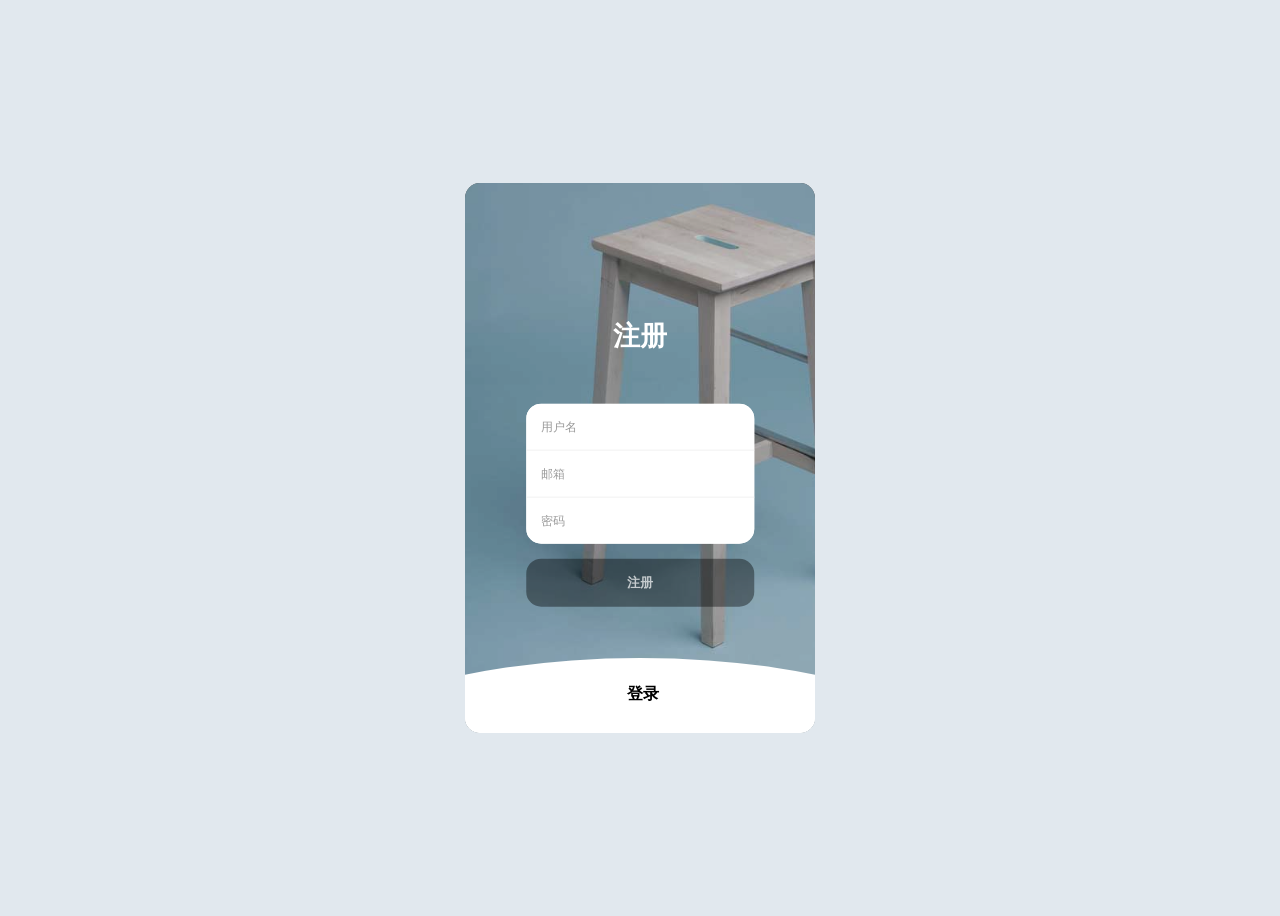
<file: templates/index.html>
﻿<!DOCTYPE html>
<html lang="en" >
<head>
<meta charset="UTF-8">
<title>myhome</title>

<link rel="stylesheet" href="../static/css/style.css" rel="stylesheet" />

</head>
<body>

<div class="form-structor">
    <form action="/" method="post">
        <div class="signup">
            <h2 class="form-title" id="signup"><span></span>注册</h2>
            <div class="form-holder">
                <input type="text" class="input" placeholder="用户名" name="username" />
                <input type="email" class="input" placeholder="邮箱" name="email"/>
                <input type="password" class="input" placeholder="密码" name="password"/>
            </div>
            <button class="submit-btn" type="submit">注册</button>
        </div>
    </form>




    <form action="/login/" method="post">
        <div class="login slide-up">
            <div class="center">
                <h2 class="form-title" id="login"><span></span>登录</h2>
                <div class="form-holder">
                    <input type="email" class="input" placeholder="邮箱" name="email" />
                    <input type="password" class="input" placeholder="密码" name="password"/>
                </div>
                <button class="submit-btn" type="submit">登录</button>
            </div>
        </div>
    </form>
</div>

<script src="../static/js/script.js"></script>

</body>
</html>
</file>
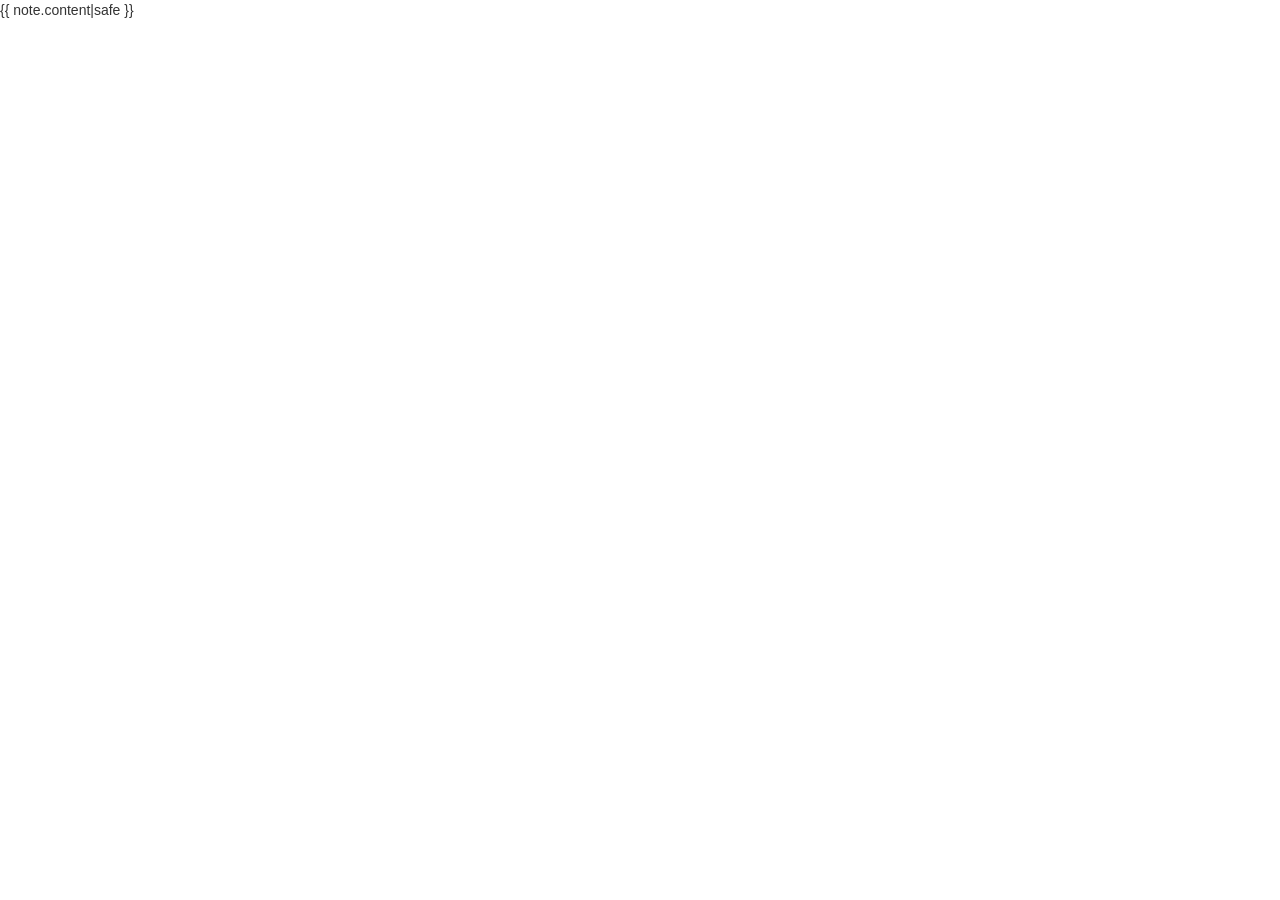
<file: templates/article.html>
<!DOCTYPE html>
<html lang="en">
<head>
    <meta charset="UTF-8">
    <title>Title</title>
    <meta name="viewport" content="width=device-width,initial-scale=1">
    <link rel="stylesheet" href="/static/plugins/bootstrap/css/bootstrap.css"/>
    <script src="/static/jquery.js"></script>
    <script src="/static/plugins/bootstrap/js/bootstrap.js"></script>
</head>
<body>
<h>{{ note.content|safe }}</h>
</body>
</html>
</file>
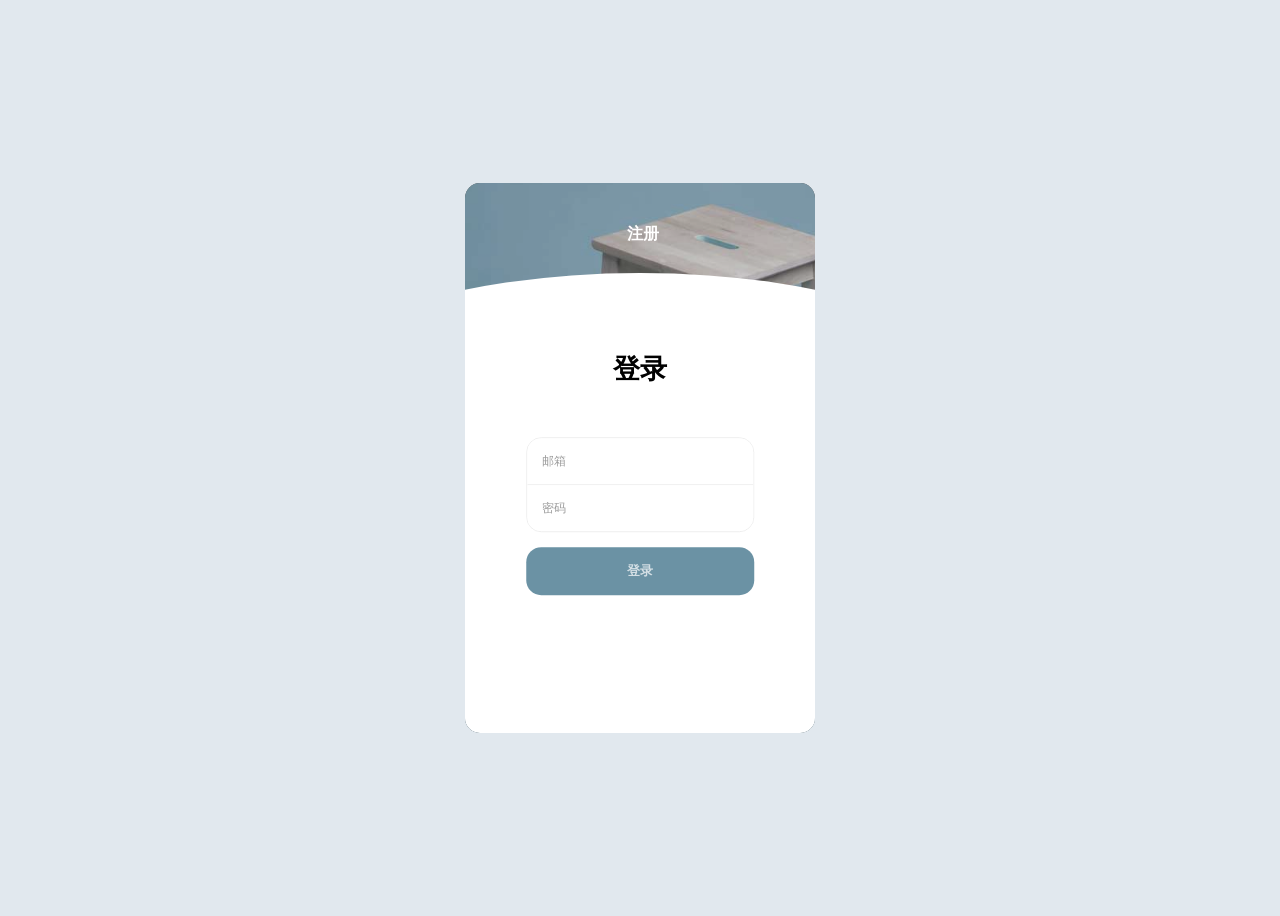
<file: templates/index_reverse.html>
<!DOCTYPE html>
<html lang="en" >
<head>
<meta charset="UTF-8">
<title>myhome</title>

<link rel="stylesheet" href="../static/css/style.css" rel="stylesheet" />

</head>
<body>

<div class="form-structor">

    <form action="/" method="post">
        <div class="signup slide-up">
            <h2 class="form-title" id="signup"><span></span>注册</h2>
            <div class="form-holder">
                <input type="text" class="input" placeholder="用户名" name="username" />
                <input type="email" class="input" placeholder="邮箱" name="email"/>
                <input type="password" class="input" placeholder="密码" name="password"/>
            </div>
            <button class="submit-btn" type="submit">注册</button>
        </div>
    </form>
    <form action="/login/" method="post">
        <div class="login">
            <div class="center">
                <h2 class="form-title" id="login"><span></span>登录</h2>
                <div class="form-holder">
                    <input type="email" class="input" placeholder="邮箱" name="email" />
                    <input type="password" class="input" placeholder="密码" name="password"/>
                </div>
                <button class="submit-btn" type="submit">登录</button>
            </div>
        </div>
    </form>
</div>

<script src="../static/js/script.js"></script>

</body>
</html>
</file>
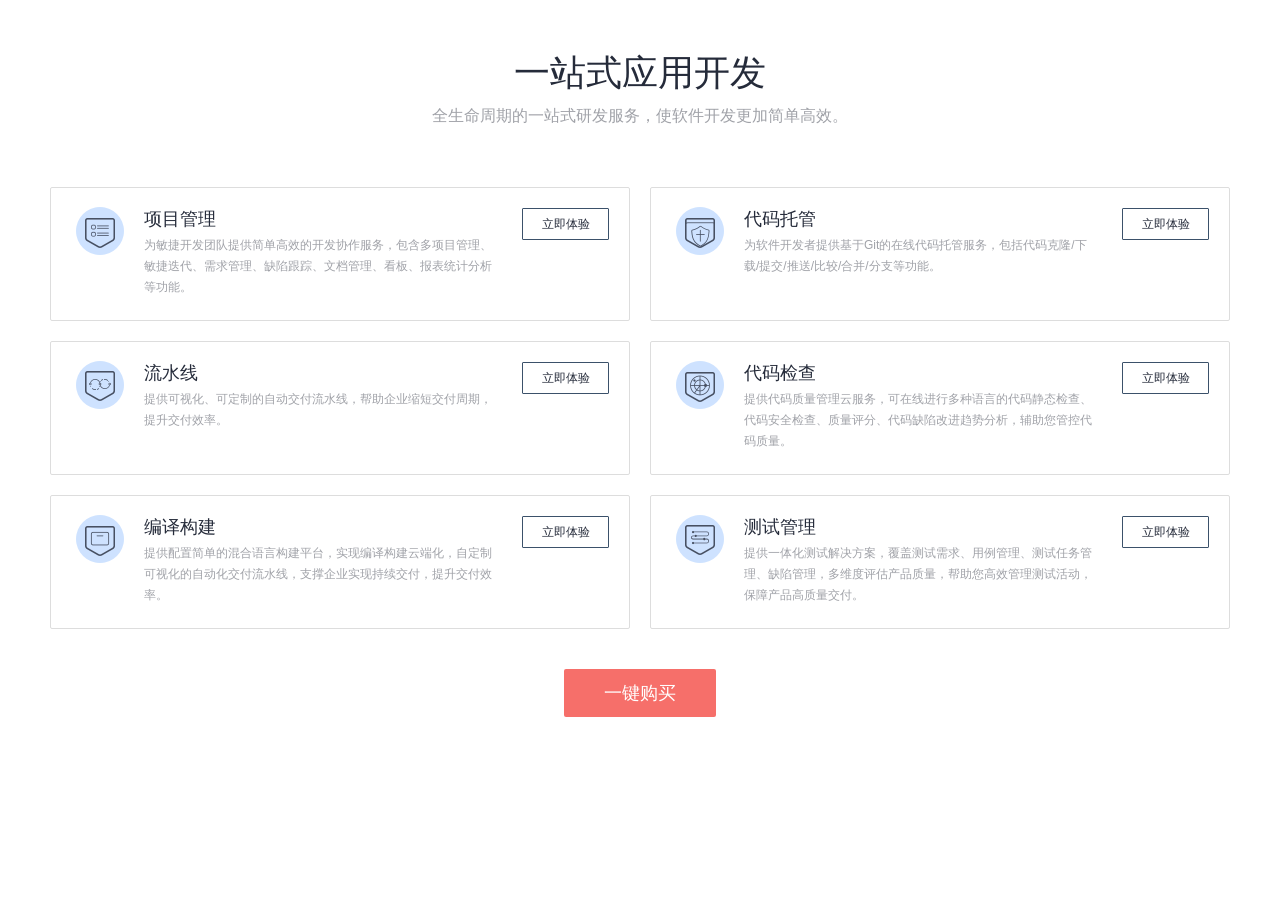
<file: templates/views.html>
﻿<!DOCTYPE html>
<html>

<head>
<meta charset="UTF-8">
<title>图标文字网格布局 www.bootstrapmb.com</title>

<link rel="stylesheet" type="text/css" href="../static/css/view_style.css" />

</head>

<body>
 

<div class="bg-white">
	<div class="developer-toolbag-block">
		<div class="titleBar">
			<h3 class="caption">一站式应用开发</h3>

			<p class="descript">全生命周期的一站式研发服务，使软件开发更加简单高效。</p>
		</div>
		<div class="AGrid-row  tool-package">
			<div class="col-sm-6 ">
				<div class="tile center-layer">
					<div class="layer-figure">
						<img src="../static/img/DevCloud-ProjectMan.png">
					</div>
					<h2 class="dev-list">项目管理</h2>

					<div class="layer-text">
						<p class="dev-text">
							为敏捷开发团队提供简单高效的开发协作服务，包含多项目管理、敏捷迭代、需求管理、缺陷跟踪、文档管理、看板、报表统计分析等功能。
						</p>
						<div class="layer-btn">
							<a href="#">
								<p>立即体验</p>
							</a>
						</div>
					</div>
				</div>
			</div>
			<div class="col-sm-6 ">
				<div class="tile center-layer">
					<div class="layer-figure">
						<img src="../static/img/DevCloud-CobeHub.png">
					</div>
					<h2 class="dev-list">代码托管</h2>

					<div class="layer-text">
						<p class="dev-text">
							为软件开发者提供基于Git的在线代码托管服务，包括代码克隆/下载/提交/推送/比较/合并/分支等功能。
						</p>
						<div class="layer-btn">
							<a href="#">
								<p>立即体验</p>
							</a>
						</div>
					</div>

				</div>
			</div>
			<div class="col-sm-6 ">
				<div class="tile center-layer">
					<div class="layer-figure">
						<img src="../static/img/DevCloud-CloudPipeline.png">
					</div>
					<h2 class="dev-list">流水线</h2>

					<div class="layer-text">
						<p class="dev-text">
							提供可视化、可定制的自动交付流水线，帮助企业缩短交付周期，提升交付效率。
						</p>
						<div class="layer-btn">
							<a href="#">
								<p>立即体验</p>
							</a>
						</div>
					</div>
				</div>
			</div>
			<div class="col-sm-6 ">
				<div class="tile center-layer">
					<div class="layer-figure">
						<img src="../static/img/DevCloud-CodeCheck.png">
					</div>
					<h2 class="dev-list">代码检查</h2>

					<div class="layer-text">
						<p class="dev-text">
							提供代码质量管理云服务，可在线进行多种语言的代码静态检查、代码安全检查、质量评分、代码缺陷改进趋势分析，辅助您管控代码质量。
						</p>
						<div class="layer-btn">
							<a href="#">
								<p>立即体验</p>
							</a>
						</div>
					</div>
				</div>
			</div>
			<div class="col-sm-6 ">
				<div class="tile center-layer">
					<div class="layer-figure">
						<img src="../static/img/DevCloud-CloudBuild.png">
					</div>
					<h2 class="dev-list">编译构建</h2>

					<div class="layer-text">
						<p class="dev-text">
							提供配置简单的混合语言构建平台，实现编译构建云端化，自定制可视化的自动化交付流水线，支撑企业实现持续交付，提升交付效率。
						</p>
						<div class="layer-btn">
							<a href="#">
								<p>立即体验</p>
							</a>
						</div>
					</div>
				</div>
			</div>
			<div class="col-sm-6 ">
				<div class="tile center-layer">
					<div class="layer-figure">
						<img src="../static/img/DevCloud-TestMan.png">
					</div>
					<h2 class="dev-list">测试管理</h2>

					<div class="layer-text">
						<p class="dev-text">
							提供一体化测试解决方案，覆盖测试需求、用例管理、测试任务管理、缺陷管理，多维度评估产品质量，帮助您高效管理测试活动，保障产品高质量交付。
						</p>
						<div class="layer-btn">
							<a href="#">
								<p>立即体验</p>
							</a>
						</div>
					</div>
				</div>
			</div>
		</div>
		<a class="buy-now" href="#">
			一键购买
		</a>
	</div>
</div>

</body>

</html>
</file>
<file: static/css/style.css>
html, body {
  position: relative;
  min-height: 100vh;
  background-color: #E1E8EE;
  display: flex;
  align-items: center;
  justify-content: center;
  font-family: "Fira Sans", Helvetica, Arial, sans-serif;
  -webkit-font-smoothing: antialiased;
  -moz-osx-font-smoothing: grayscale;
}

.form-structor {
  background-color: #222;
  border-radius: 15px;
  height: 550px;
  width: 350px;
  position: relative;
  overflow: hidden;
}
.form-structor::after {
  content: "";
  opacity: 0.8;
  position: absolute;
  top: 0;
  right: 0;
  bottom: 0;
  left: 0;
  background-repeat: no-repeat;
  background-position: left bottom;
  background-size: 500px;
  background-image: url("../img/32.jpg");
}
.form-structor .signup {
  position: absolute;
  top: 50%;
  left: 50%;
  -webkit-transform: translate(-50%, -50%);
  width: 65%;
  z-index: 5;
  -webkit-transition: all 0.3s ease;
}
.form-structor .signup.slide-up {
  top: 5%;
  -webkit-transform: translate(-50%, 0%);
  -webkit-transition: all 0.3s ease;
}
.form-structor .signup.slide-up .form-holder, .form-structor .signup.slide-up .submit-btn {
  opacity: 0;
  visibility: hidden;
}
.form-structor .signup.slide-up .form-title {
  font-size: 1em;
  cursor: pointer;
}
.form-structor .signup.slide-up .form-title span {
  margin-right: 5px;
  opacity: 1;
  visibility: visible;
  -webkit-transition: all 0.3s ease;
}
.form-structor .signup .form-title {
  color: #fff;
  font-size: 1.7em;
  text-align: center;
}
.form-structor .signup .form-title span {
  color: rgba(0, 0, 0, 0.4);
  opacity: 0;
  visibility: hidden;
  -webkit-transition: all 0.3s ease;
}
.form-structor .signup .form-holder {
  border-radius: 15px;
  background-color: #fff;
  overflow: hidden;
  margin-top: 50px;
  opacity: 1;
  visibility: visible;
  -webkit-transition: all 0.3s ease;
}
.form-structor .signup .form-holder .input {
  border: 0;
  outline: none;
  box-shadow: none;
  display: block;
  height: 30px;
  line-height: 30px;
  padding: 8px 15px;
  border-bottom: 1px solid #eee;
  width: 100%;
  font-size: 12px;
}
.form-structor .signup .form-holder .input:last-child {
  border-bottom: 0;
}
.form-structor .signup .form-holder .input::-webkit-input-placeholder {
  color: rgba(0, 0, 0, 0.4);
}
.form-structor .signup .submit-btn {
  background-color: rgba(0, 0, 0, 0.4);
  color: rgba(255, 255, 255, 0.7);
  border: 0;
  border-radius: 15px;
  display: block;
  margin: 15px auto;
  padding: 15px 45px;
  width: 100%;
  font-size: 13px;
  font-weight: bold;
  cursor: pointer;
  opacity: 1;
  visibility: visible;
  -webkit-transition: all 0.3s ease;
}
.form-structor .signup .submit-btn:hover {
  transition: all 0.3s ease;
  background-color: rgba(0, 0, 0, 0.8);
}
.form-structor .login {
  position: absolute;
  top: 20%;
  left: 0;
  right: 0;
  bottom: 0;
  background-color: #fff;
  z-index: 5;
  -webkit-transition: all 0.3s ease;
}
.form-structor .login::before {
  content: "";
  position: absolute;
  left: 50%;
  top: -20px;
  -webkit-transform: translate(-50%, 0);
  background-color: #fff;
  width: 200%;
  height: 250px;
  border-radius: 50%;
  z-index: 4;
  -webkit-transition: all 0.3s ease;
}
.form-structor .login .center {
  position: absolute;
  top: calc(50% - 10%);
  left: 50%;
  -webkit-transform: translate(-50%, -50%);
  width: 65%;
  z-index: 5;
  -webkit-transition: all 0.3s ease;
}
.form-structor .login .center .form-title {
  color: #000;
  font-size: 1.7em;
  text-align: center;
}
.form-structor .login .center .form-title span {
  color: rgba(0, 0, 0, 0.4);
  opacity: 0;
  visibility: hidden;
  -webkit-transition: all 0.3s ease;
}
.form-structor .login .center .form-holder {
  border-radius: 15px;
  background-color: #fff;
  border: 1px solid #eee;
  overflow: hidden;
  margin-top: 50px;
  opacity: 1;
  visibility: visible;
  -webkit-transition: all 0.3s ease;
}
.form-structor .login .center .form-holder .input {
  border: 0;
  outline: none;
  box-shadow: none;
  display: block;
  height: 30px;
  line-height: 30px;
  padding: 8px 15px;
  border-bottom: 1px solid #eee;
  width: 100%;
  font-size: 12px;
}
.form-structor .login .center .form-holder .input:last-child {
  border-bottom: 0;
}
.form-structor .login .center .form-holder .input::-webkit-input-placeholder {
  color: rgba(0, 0, 0, 0.4);
}
.form-structor .login .center .submit-btn {
  background-color: #6B92A4;
  color: rgba(255, 255, 255, 0.7);
  border: 0;
  border-radius: 15px;
  display: block;
  margin: 15px auto;
  padding: 15px 45px;
  width: 100%;
  font-size: 13px;
  font-weight: bold;
  cursor: pointer;
  opacity: 1;
  visibility: visible;
  -webkit-transition: all 0.3s ease;
}
.form-structor .login .center .submit-btn:hover {
  transition: all 0.3s ease;
  background-color: rgba(0, 0, 0, 0.8);
}
.form-structor .login.slide-up {
  top: 90%;
  -webkit-transition: all 0.3s ease;
}
.form-structor .login.slide-up .center {
  top: 10%;
  -webkit-transform: translate(-50%, 0%);
  -webkit-transition: all 0.3s ease;
}
.form-structor .login.slide-up .form-holder, .form-structor .login.slide-up .submit-btn {
  opacity: 0;
  visibility: hidden;
  -webkit-transition: all 0.3s ease;
}
.form-structor .login.slide-up .form-title {
  font-size: 1em;
  margin: 0;
  padding: 0;
  cursor: pointer;
  -webkit-transition: all 0.3s ease;
}
.form-structor .login.slide-up .form-title span {
  margin-right: 5px;
  opacity: 1;
  visibility: visible;
  -webkit-transition: all 0.3s ease;
}
</file>
<file: static/css/view_style.css>
﻿@charset "utf-8";
 

*{margin:0;padding:0;box-sizing:border-box;font-family:"Arial";font-weight:normal}
body{color:#6F7479;}
:after,:before{box-sizing:inherit}
a{text-decoration:none;color:inherit}
ul{list-style:none}
/*栅格，防塌陷*/
.col-sm-6{float:left;width:50%}
.AGrid-row{clear:both}
.AGrid-row:before,.AGrid-row:after{content:" ";display:table;line-height:0}
.AGrid-row:after{clear:both}
/*大盒子背景*/
.bg-white{background-color:#fff}
.developer-toolbag-block{max-width:1200px;text-align:center;padding:50px 0;clear:both;margin:0 auto}
/*标题*/
.titleBar{text-align:center}
.titleBar .caption{font-size:36px;color:#252b3a;letter-spacing:0;text-align:center;line-height:46px;margin-bottom:10px}
.descript{margin-bottom:40px;font-size:16px;color:#A0A2A8}
.center-layer{text-align:center;font-size:0}
/*列表*/
.tool-package>div{padding:0 10px}
.tool-package .tile{height:134px;transition:box-shadow .5s ease;padding:19px 24px 20px 25px;margin-top:20px;position:relative;border-radius:2px;border:1px solid #ddd}
/*鼠标悬浮列表上方渐变色*/
.tool-package 
.tile:before{content:"";position:absolute;display:inline-block;left:0;top:0;width:0;height:3px;background:rgba(21,0,255,0.10);background-repeat:no-repeat;background-image:linear-gradient(-252deg,rgba(1,78,204,0.80) 0%,rgba(1,182,201,0.50) 98%)}
.tool-package .tile:hover:before{width:100%}
.tool-package .tile:hover{box-shadow:0 8px 16px 0 rgba(0,0,0,0.10)}
/*图标*/
.tool-package .center-layer>.layer-figure{width:48px;vertical-align:top;float:left}
/*文字*/
.tool-package .center-layer .layer-text{width:75%;float:left;padding:0 20px;text-align:center}
.tool-package .dev-list{font-size:18px;color:#252b3a;margin-bottom:4px;width:75%;float:left;text-align:left;padding-left:20px}
.tool-package .dev-text{font-size:12px;word-break:break-all;overflow:hidden;text-overflow:ellipsis;display:-webkit-box;height:63px;line-height:21px;color:#A0A2A8;text-align:left}
/*立即体验按钮*/
.tool-package .layer-btn{width:87px;border:1px solid #3b516a;border-radius:1px;font-size:12px;color:#252b3a;display:inline-block;cursor:pointer;float:right;position:absolute;top:20px;right:20px;text-align:center;}
.tool-package .layer-btn p{line-height:30px;height:30px}
.tool-package .layer-btn:hover{color:#f66f6a;border:1px solid #f66f6a;border-radius:1px}
/*一键购买按钮*/
.buy-now{font-size:18px;color:#ffffff;text-align:center;line-height:22px;padding:13px 40px;display:inline-block;margin:0 auto;background:#f66f6a;cursor:pointer;margin-top:40px;border-radius:2px}
.buy-now:hover{box-shadow:0 8px 16px 0 rgba(227,24,31,0.30)}
</file>
